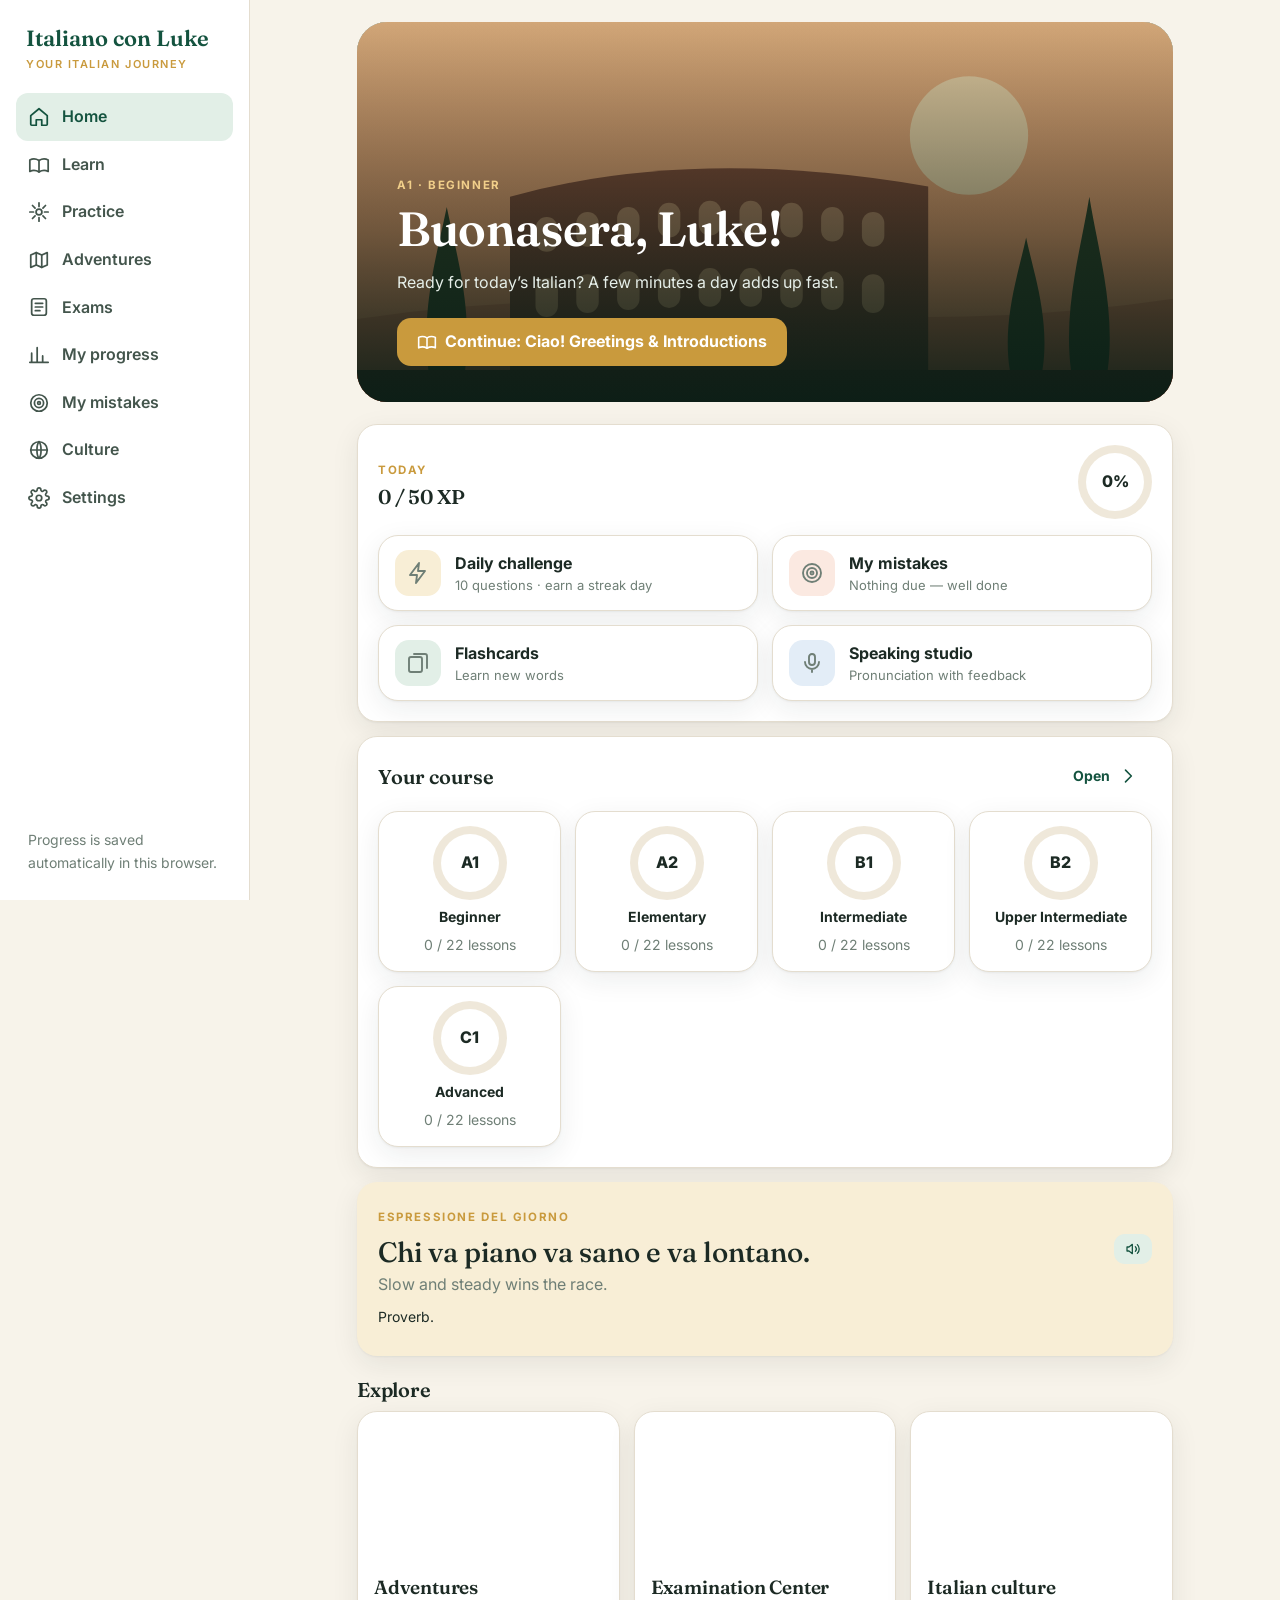
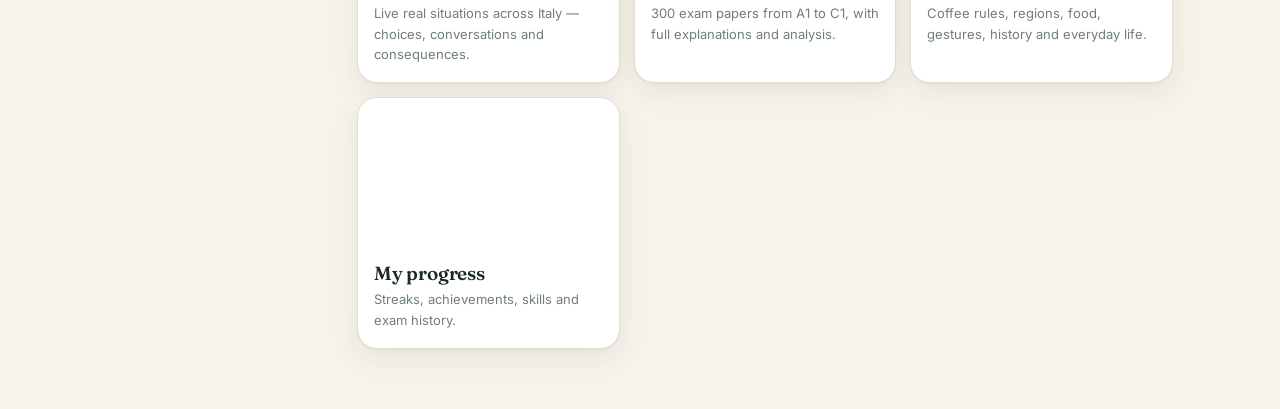
<file: index.html>
<!doctype html>
<html lang="en">
<head>
<meta charset="utf-8">
<meta name="viewport" content="width=device-width,initial-scale=1,viewport-fit=cover">
<meta name="theme-color" content="#14533f" media="(prefers-color-scheme: light)">
<meta name="theme-color" content="#121815" media="(prefers-color-scheme: dark)">
<meta name="description" content="Italiano con Luke — a complete Italian course from A1 to C1 with lessons, 300 exams, adventures, speaking practice and smart review.">
<meta name="apple-mobile-web-app-capable" content="yes">
<meta name="mobile-web-app-capable" content="yes">
<meta name="apple-mobile-web-app-title" content="Italiano">
<meta name="apple-mobile-web-app-status-bar-style" content="default">
<title>Italiano con Luke — Your Italian Journey</title>
<link rel="manifest" href="manifest.webmanifest">
<link rel="icon" href="img/icon.svg" type="image/svg+xml">
<link rel="apple-touch-icon" href="img/icon-180.png">
<link rel="preconnect" href="https://fonts.googleapis.com">
<link rel="preconnect" href="https://fonts.gstatic.com" crossorigin>
<link rel="preconnect" href="https://images.unsplash.com" crossorigin>
<link href="https://fonts.googleapis.com/css2?family=Fraunces:opsz,wght@9..144,500;9..144,600&family=Inter:wght@400;500;600;700;800&display=swap" rel="stylesheet">
<link rel="stylesheet" href="css/app.css?v=7">
</head>
<body>
<div class="shell">
  <nav class="side" id="side" aria-label="Main"></nav>
  <main id="app" aria-live="polite"><div class="loading"><div style="text-align:center"><div style="font:600 30px var(--serif);color:var(--green)">Italiano con Luke</div><p>Caricamento… loading your Italian journey</p></div></div></main>
</div>
<nav class="tabs" id="nav" aria-label="Tabs"></nav>
<div class="toast" id="toast" role="status" aria-live="polite"></div>
<noscript><div style="padding:24px;font-family:sans-serif">Italiano con Luke needs JavaScript enabled.</div></noscript>
<script>
/* show a friendly message instead of a blank screen if a script fails to load */
window.addEventListener('error', function (e) {
  if (e && e.target && e.target.tagName === 'SCRIPT') {
    var a = document.getElementById('app');
    if (a) a.innerHTML = '<div style="padding:28px;max-width:520px;margin:auto;font-family:sans-serif"><h2>Couldn’t load part of the app</h2><p>Please check your connection and reload. Your saved progress is safe.</p><button onclick="location.reload()" style="padding:12px 18px;border-radius:12px;border:0;background:#14533f;color:#fff;font-weight:700">Reload</button></div>';
  }
}, true);
</script>
<script src="js/content/lessons-a1.js?v=7" defer></script>
<script src="js/content/lessons-a2.js?v=7" defer></script>
<script src="js/content/lessons-b1.js?v=7" defer></script>
<script src="js/content/lessons-b2.js?v=7" defer></script>
<script src="js/content/lessons-c1.js?v=7" defer></script>
<script src="js/content/vocab.js?v=7" defer></script>
<script src="js/content/reading.js?v=7" defer></script>
<script src="js/content/practical.js?v=7" defer></script>
<script src="js/content/adventures.js?v=7" defer></script>
<script src="js/content/culture.js?v=7" defer></script>
<script src="js/app/core.js?v=7" defer></script>
<script src="js/app/gen.js?v=7" defer></script>
<script src="js/app/quiz.js?v=7" defer></script>
<script src="js/app/views-main.js?v=7" defer></script>
<script src="js/app/views-practice.js?v=7" defer></script>
<script src="js/app/exams.js?v=7" defer></script>
<script src="js/app/views-adv.js?v=7" defer></script>
<script src="js/app/app.js?v=7" defer></script>
</body>
</html>
</file>
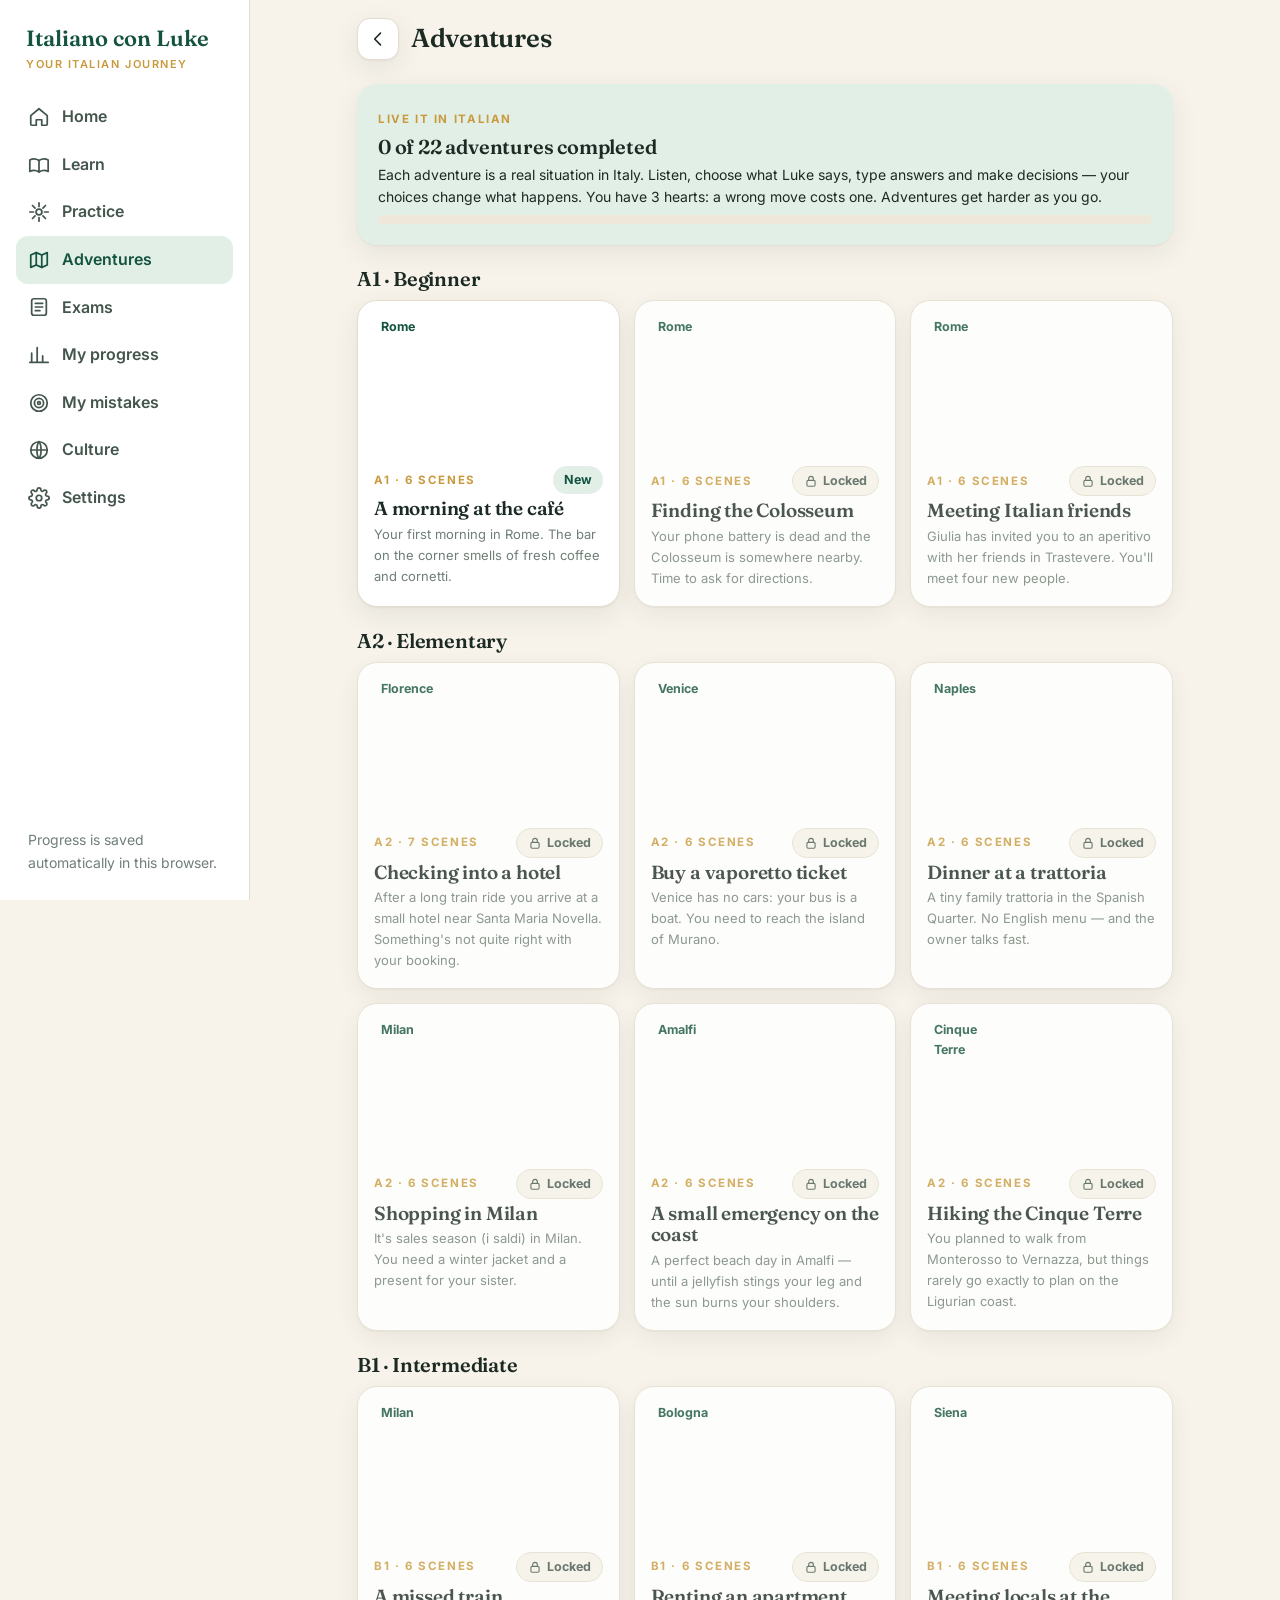
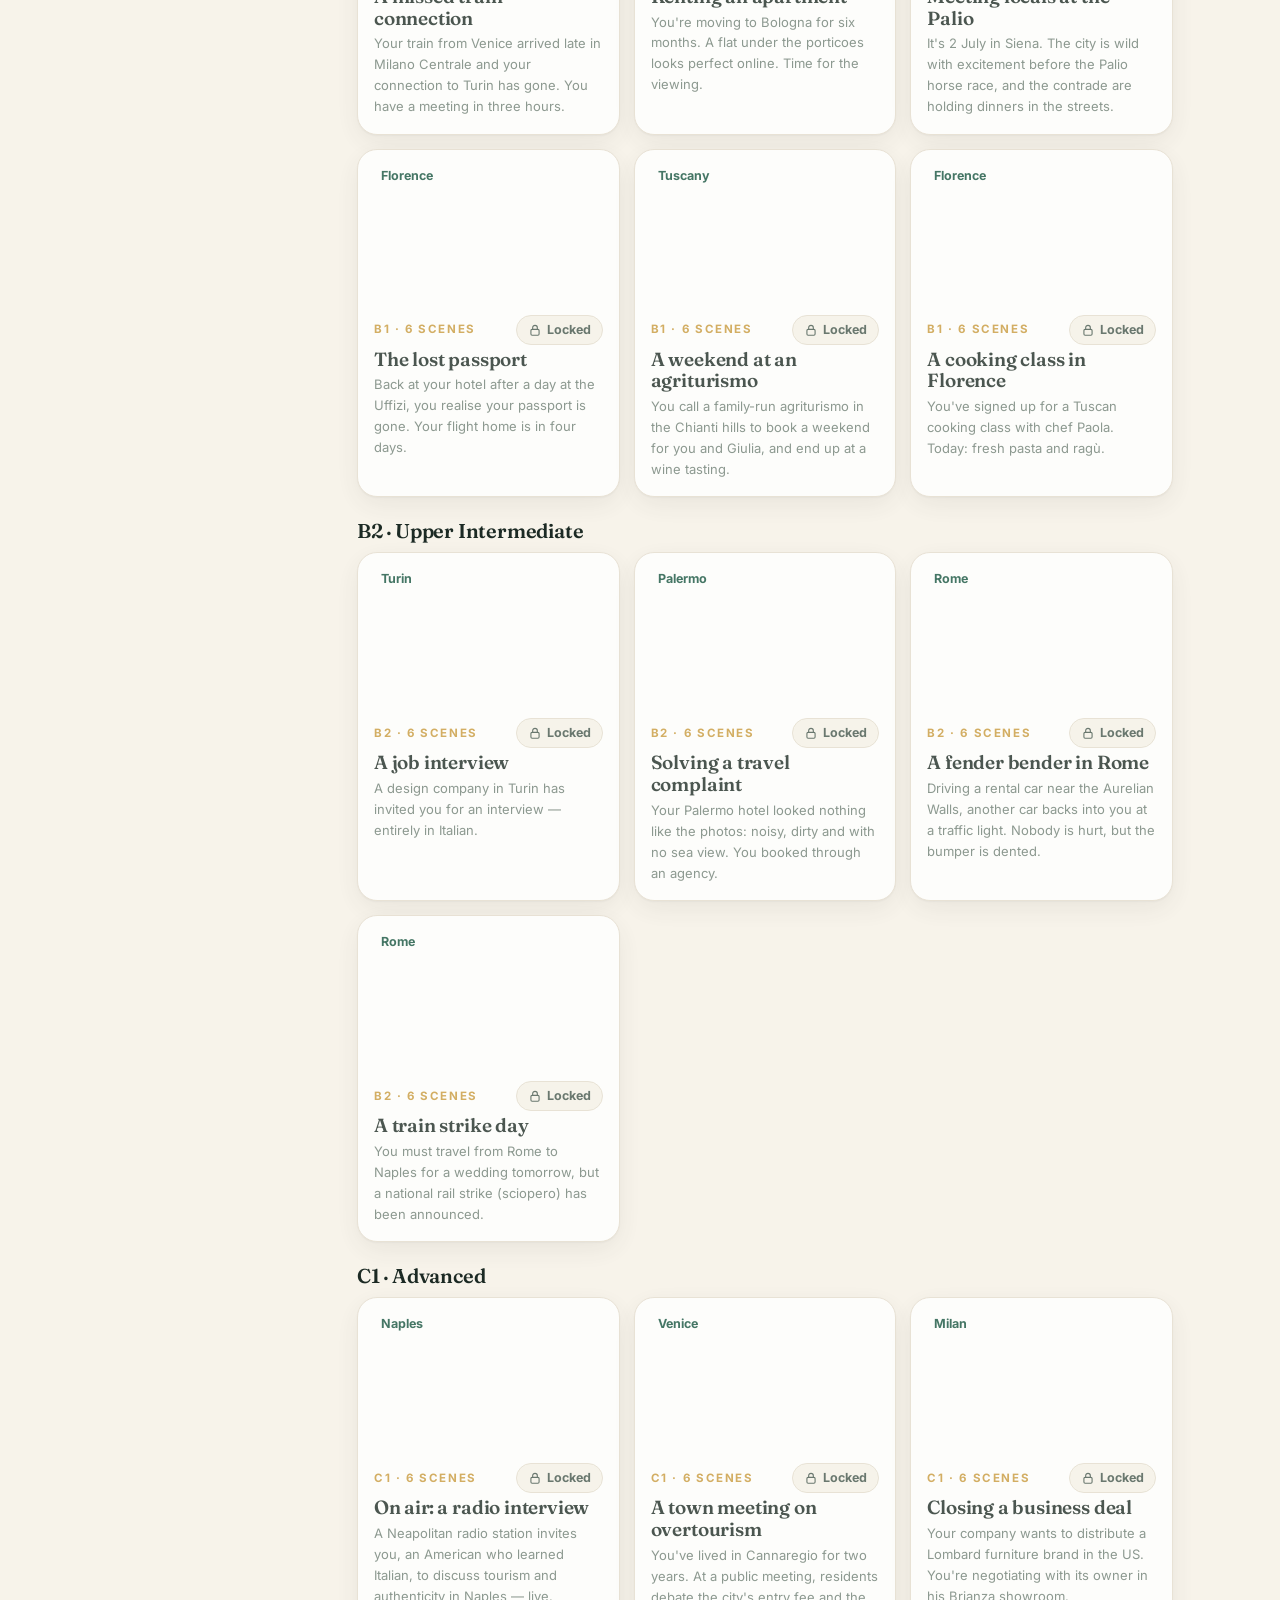
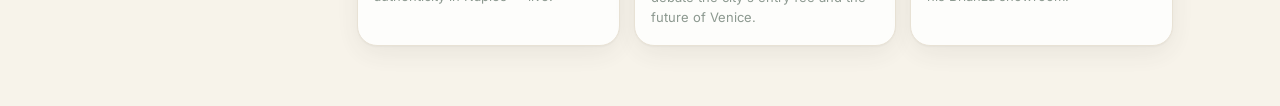
<file: italy-adventures-06.html>
<!doctype html>
<html lang="en"><head><meta charset="utf-8"><meta name="viewport" content="width=device-width,initial-scale=1">
<title>Italiano con Luke</title>
<meta http-equiv="refresh" content="0; url=index.html#/adventures">
<script>location.replace('index.html#/adventures');</script>
</head><body style="font-family:sans-serif;padding:24px"><p>Italiano con Luke has moved to the new version. <a href="index.html#/adventures">Continue to the app →</a></p></body></html>
</file>
<file: css/app.css>
/* Italiano con Luke — design system */
:root{
  --bg:#f7f3ea; --bg2:#efe8da; --card:#ffffff; --ink:#1c2a24; --ink2:#43554c; --muted:#6f7f76;
  --line:#e4ddcf; --line2:#d6cdbb;
  --green:#14533f; --green2:#1d6b52; --green-soft:#e2efe7; --green-ink:#0f3d2e;
  --terra:#c25a3a; --terra-soft:#fbe9e1; --gold:#c99a3d; --gold-soft:#f8eed6;
  --blue:#2c5d8a; --blue-soft:#e3edf7;
  --ok:#1f7a55; --ok-soft:#e1f3e9; --bad:#b4442b; --bad-soft:#fbe6df;
  --shadow:0 1px 2px rgba(28,42,36,.05),0 8px 28px rgba(28,42,36,.08);
  --shadow-lg:0 2px 6px rgba(28,42,36,.06),0 18px 48px rgba(28,42,36,.14);
  --r:20px; --r-sm:14px;
  --serif:"Fraunces","Iowan Old Style","Palatino Linotype",Georgia,serif;
  --sans:"Inter",-apple-system,BlinkMacSystemFont,"Segoe UI",Roboto,Helvetica,Arial,sans-serif;
  --nav-h:68px;
  color-scheme:light;
}
@media (prefers-color-scheme:dark){
  :root:not([data-theme="light"]){
    --bg:#121815; --bg2:#18201c; --card:#1d2621; --ink:#eef2ee; --ink2:#c9d3cc; --muted:#94a39a;
    --line:#2b3630; --line2:#37443d;
    --green:#5fbf95; --green2:#7dd3ad; --green-soft:#1f3a2f; --green-ink:#dff3ea;
    --terra:#e98b6b; --terra-soft:#3b2620; --gold:#e2b960; --gold-soft:#372f1d;
    --blue:#8bb8e3; --blue-soft:#1d2c3b;
    --ok:#6fd3a2; --ok-soft:#1b3a2c; --bad:#f08f74; --bad-soft:#3d231c;
    --shadow:0 1px 2px rgba(0,0,0,.3),0 8px 28px rgba(0,0,0,.25);
    --shadow-lg:0 2px 6px rgba(0,0,0,.3),0 18px 48px rgba(0,0,0,.4);
    color-scheme:dark;
  }
}
:root[data-theme="dark"]{
  --bg:#121815; --bg2:#18201c; --card:#1d2621; --ink:#eef2ee; --ink2:#c9d3cc; --muted:#94a39a;
  --line:#2b3630; --line2:#37443d;
  --green:#5fbf95; --green2:#7dd3ad; --green-soft:#1f3a2f; --green-ink:#dff3ea;
  --terra:#e98b6b; --terra-soft:#3b2620; --gold:#e2b960; --gold-soft:#372f1d;
  --blue:#8bb8e3; --blue-soft:#1d2c3b;
  --ok:#6fd3a2; --ok-soft:#1b3a2c; --bad:#f08f74; --bad-soft:#3d231c;
  --shadow:0 1px 2px rgba(0,0,0,.3),0 8px 28px rgba(0,0,0,.25);
  --shadow-lg:0 2px 6px rgba(0,0,0,.3),0 18px 48px rgba(0,0,0,.4);
  color-scheme:dark;
}
*{box-sizing:border-box}
html{-webkit-text-size-adjust:100%;text-size-adjust:100%}
body{margin:0;background:var(--bg);color:var(--ink);font:16px/1.6 var(--sans);-webkit-font-smoothing:antialiased;overflow-x:hidden}
button,input,select,textarea{font:inherit;color:inherit}
button{cursor:pointer;-webkit-tap-highlight-color:transparent}
a{color:var(--green)}
img{max-width:100%}
:focus-visible{outline:3px solid var(--gold);outline-offset:2px}
.sr{position:absolute;width:1px;height:1px;overflow:hidden;clip:rect(0 0 0 0)}

/* Shell */
.shell{display:flex;min-height:100vh}
.side{display:none}
#app{flex:1;min-width:0;padding:0 16px calc(var(--nav-h) + 28px + env(safe-area-inset-bottom));max-width:880px;margin:0 auto;width:100%}
.view{animation:fade .28s ease both}
@keyframes fade{from{opacity:0;transform:translateY(6px)}to{opacity:1;transform:none}}
@media (prefers-reduced-motion:reduce){.view,.pop,.card{animation:none!important;transition:none!important}}

.tabs{position:fixed;left:0;right:0;bottom:0;z-index:20;display:flex;justify-content:space-around;background:var(--card);background:color-mix(in srgb,var(--card) 92%,transparent);backdrop-filter:saturate(1.4) blur(14px);-webkit-backdrop-filter:saturate(1.4) blur(14px);border-top:1px solid var(--line);padding:6px 4px calc(6px + env(safe-area-inset-bottom))}
.tabs button{flex:1;max-width:120px;background:none;border:0;padding:6px 2px;color:var(--muted);font-size:11.5px;font-weight:600;display:flex;flex-direction:column;align-items:center;gap:2px;border-radius:12px}
.tabs button svg{width:24px;height:24px}
.tabs button.on{color:var(--green)}
.tabs button.on svg{transform:translateY(-1px)}
@media (min-width:980px){
  .tabs{display:none}
  .side{display:flex;flex-direction:column;position:sticky;top:0;height:100vh;width:250px;flex:none;padding:26px 16px;border-right:1px solid var(--line);background:var(--card)}
  .side .brand{font:600 22px/1.15 var(--serif);color:var(--green);padding:0 10px 22px}
  .side .brand small{display:block;font:600 11px var(--sans);letter-spacing:.14em;text-transform:uppercase;color:var(--gold);margin-top:6px}
  .side button{display:flex;align-items:center;gap:12px;width:100%;background:none;border:0;padding:11px 12px;border-radius:12px;color:var(--ink2);font-weight:600;text-align:left}
  .side button svg{width:22px;height:22px}
  .side button:hover{background:var(--bg)}
  .side button.on{background:var(--green-soft);color:var(--green)}
  .side .spacer{flex:1}
  #app{padding:0 32px 60px}
}

/* Typography */
h1,h2,h3{font-family:var(--serif);font-weight:600;letter-spacing:-.01em;line-height:1.15;margin:0}
h1{font-size:clamp(32px,7vw,48px)}
h2{font-size:clamp(23px,4.6vw,30px)}
h3{font-size:20px}
p{margin:.5em 0}
.muted{color:var(--muted)}
.small{font-size:14px}
.eyebrow{font:700 11.5px/1.3 var(--sans);letter-spacing:.14em;text-transform:uppercase;color:var(--gold)}
.it{font-family:var(--serif);font-size:20px;font-weight:500;line-height:1.45}
.it-lg{font-family:var(--serif);font-size:clamp(22px,5vw,28px);font-weight:500;line-height:1.35}
.en{color:var(--muted);font-size:15px}
b,strong{font-weight:700}

/* Top bar */
.topbar{display:flex;align-items:center;gap:12px;padding:18px 0 10px;position:sticky;top:0;z-index:10;background:linear-gradient(var(--bg) 78%,transparent)}
.topbar h2{font-size:clamp(20px,4.6vw,26px);flex:1;min-width:0;overflow-wrap:anywhere}
.iconbtn{width:42px;height:42px;flex:none;border-radius:13px;border:1px solid var(--line);background:var(--card);display:grid;place-items:center;color:var(--ink);box-shadow:var(--shadow)}
.iconbtn svg{width:20px;height:20px}

/* Hero */
.hero{position:relative;margin:0 -16px 18px;min-height:340px;border-radius:0 0 30px 30px;overflow:hidden;color:#fff;display:flex;flex-direction:column;justify-content:flex-end;padding:72px 22px 26px;background:#0f3d2e}
.hero .bgimg{position:absolute;inset:0}
.hero::after{content:"";position:absolute;inset:0;background:linear-gradient(180deg,rgba(8,30,22,.15) 0%,rgba(8,30,22,.55) 55%,rgba(8,30,22,.92) 100%)}
.hero>*:not(.bgimg){position:relative;z-index:1}
.hero h1{color:#fff;margin:8px 0 6px}
.hero p{color:#e6efe9;max-width:560px}
.hero .eyebrow{color:#f1cf8a}
@media (min-width:980px){.hero{margin:22px 0 22px;border-radius:30px;min-height:380px;padding:60px 40px 36px}}

/* Photo with illustrated fallback */
.ph{position:relative;overflow:hidden;background:#cfd8cf center/cover no-repeat}
.ph img{position:absolute;inset:0;width:100%;height:100%;object-fit:cover;opacity:0;transition:opacity .5s ease}
.ph img.ld{opacity:1}
.ph-rome{background-image:url(../img/rome.svg)}
.ph-venice{background-image:url(../img/venice.svg)}
.ph-florence,.ph-tuscany,.ph-bologna,.ph-siena{background-image:url(../img/florence.svg)}
.ph-milan,.ph-turin{background-image:url(../img/milan.svg)}
.ph-amalfi,.ph-naples,.ph-cinque,.ph-sicily{background-image:url(../img/coast.svg)}
.ph-generic{background-image:url(../img/coast.svg)}

/* Cards */
.card{background:var(--card);border:1px solid var(--line);border-radius:var(--r);padding:20px;margin:14px 0;box-shadow:var(--shadow)}
.card.flat{box-shadow:none}
.card.tint{background:var(--green-soft);border-color:transparent}
.card.gold{background:var(--gold-soft);border-color:transparent}
.card.terra{background:var(--terra-soft);border-color:transparent}
.card h2+p,.card h3+p{margin-top:6px}
.card .eyebrow+h2,.card .eyebrow+h3{margin-top:6px}
.grid{display:grid;gap:14px}
.g2{grid-template-columns:repeat(auto-fill,minmax(250px,1fr))}
.g3{grid-template-columns:repeat(auto-fill,minmax(200px,1fr))}
.g4{grid-template-columns:repeat(auto-fill,minmax(150px,1fr))}
.g2>.card,.g3>.card,.g4>.card{margin:0}
.row{display:flex;align-items:center;gap:10px;flex-wrap:wrap}
.between{justify-content:space-between}
.stack>*+*{margin-top:10px}
.mt{margin-top:16px}.mt0{margin-top:0}.mb0{margin-bottom:0}

/* Tiles */
.tile{display:flex;flex-direction:column;text-align:left;border:1px solid var(--line);background:var(--card);border-radius:var(--r);padding:0;overflow:hidden;box-shadow:var(--shadow);transition:transform .18s ease,box-shadow .18s ease;color:var(--ink);width:100%}
.tile:hover{transform:translateY(-2px);box-shadow:var(--shadow-lg)}
.tile:active{transform:translateY(0) scale(.99)}
.tile .ph{height:150px}
.tile .tb{padding:15px 16px 17px;display:flex;flex-direction:column;gap:4px;flex:1}
.tile h3{font-size:19px}
.tile .meta{font-size:13px;color:var(--muted)}
.tile.mini{flex-direction:row;align-items:center;gap:14px;padding:14px 16px}
.tile.mini .ic{width:46px;height:46px;border-radius:14px;display:grid;place-items:center;flex:none;font-size:22px}
.tile.mini .ic svg{width:24px;height:24px}
.tile.mini b{display:block;font-size:16px}
.tile.mini span{font-size:13px;color:var(--muted);line-height:1.35;display:block}
.ic.g{background:var(--green-soft);color:var(--green)}
.ic.t{background:var(--terra-soft);color:var(--terra)}
.ic.y{background:var(--gold-soft);color:var(--gold)}
.ic.b{background:var(--blue-soft);color:var(--blue)}

/* Lesson list */
.lrow{display:flex;align-items:center;gap:14px;width:100%;text-align:left;background:var(--card);border:1px solid var(--line);border-radius:16px;padding:13px 14px;margin:9px 0;color:var(--ink);transition:border-color .15s,transform .15s}
.lrow:hover{border-color:var(--line2);transform:translateX(2px)}
.lrow .n{width:44px;height:44px;flex:none;border-radius:13px;background:var(--bg);display:grid;place-items:center;font-weight:800;color:var(--green);font-size:15px}
.lrow.done .n{background:var(--green);color:#fff}
.lrow .tx{flex:1;min-width:0}
.lrow .tx b{display:block;line-height:1.3}
.lrow .tx small{display:block;color:var(--muted);font-size:13.5px;line-height:1.35;margin-top:2px}
.lrow .chev{color:var(--muted);flex:none}

/* Level selector */
.levels{display:grid;grid-template-columns:repeat(5,1fr);gap:8px;margin:14px 0}
.levels.six{grid-template-columns:repeat(6,1fr)}
.levels button{border:1px solid var(--line);background:var(--card);border-radius:14px;padding:10px 2px;font-weight:800;color:var(--green);display:flex;flex-direction:column;align-items:center;line-height:1.1}
.levels button small{font-weight:600;font-size:10.5px;color:var(--muted);margin-top:3px}
.levels button.on{background:var(--green);color:#fff;border-color:var(--green)}
.levels button.on small{color:#d7eee3}
@media (max-width:380px){.levels button small{display:none}}

/* Buttons */
.btn{display:inline-flex;align-items:center;justify-content:center;gap:8px;border:0;border-radius:14px;padding:13px 20px;background:var(--green);color:#fff;font-weight:700;font-size:16px;line-height:1.2;min-height:48px;transition:filter .15s,transform .1s;text-decoration:none}
:root[data-theme="dark"] .btn:not(.ghost):not(.soft):not(.line){color:#0d1a14}
@media (prefers-color-scheme:dark){:root:not([data-theme="light"]) .btn:not(.ghost):not(.soft):not(.line){color:#0d1a14}}
.btn:hover{filter:brightness(1.07)}
.btn:active{transform:scale(.98)}
.btn:disabled{opacity:.45;cursor:not-allowed;transform:none}
.btn.full{width:100%}
.btn.soft{background:var(--green-soft);color:var(--green)}
.btn.line{background:transparent;border:1.5px solid var(--line2);color:var(--ink)}
.btn.ghost{background:transparent;color:var(--green);padding:10px 12px}
.btn.terra{background:var(--terra)}
.btn.gold{background:var(--gold)}
.btn.sm{min-height:38px;padding:8px 14px;font-size:14px;border-radius:11px}
.btns{display:flex;gap:10px;flex-wrap:wrap;margin-top:14px}
.btns .btn{flex:1 1 160px}
.sound{display:inline-flex;align-items:center;gap:6px;border:0;background:var(--green-soft);color:var(--green);border-radius:11px;padding:7px 11px;font-weight:700;font-size:13.5px;flex:none}
.sound svg{width:16px;height:16px}
.sound.slow{background:var(--gold-soft);color:var(--gold)}
.sound.playing{animation:pulse 1s infinite}
@keyframes pulse{50%{opacity:.55}}

/* Pills & progress */
.pill{display:inline-flex;align-items:center;gap:5px;border-radius:999px;padding:4px 11px;font-size:12.5px;font-weight:700;background:var(--green-soft);color:var(--green)}
.pill.t{background:var(--terra-soft);color:var(--terra)}
.pill.y{background:var(--gold-soft);color:var(--gold)}
.pill.b{background:var(--blue-soft);color:var(--blue)}
.pill.n{background:var(--bg);color:var(--ink2);border:1px solid var(--line)}
.bar{height:9px;border-radius:99px;background:var(--bg2);overflow:hidden}
.bar>div{height:100%;border-radius:99px;background:linear-gradient(90deg,var(--green2),var(--green));transition:width .5s ease}
.bar.gold>div{background:linear-gradient(90deg,#e0b65c,var(--gold))}
.ring{--p:0;width:74px;height:74px;border-radius:50%;background:conic-gradient(var(--green) calc(var(--p)*1%),var(--bg2) 0);display:grid;place-items:center;flex:none}
.ring>span{width:58px;height:58px;border-radius:50%;background:var(--card);display:grid;place-items:center;font-weight:800;font-size:16px}
.stat{display:flex;flex-direction:column;gap:2px}
.stat b{font:600 28px/1.1 var(--serif);color:var(--green)}
.stat span{font-size:13px;color:var(--muted)}

/* Lesson content */
.teach h3{margin:4px 0 8px;font-size:19px}
.teach p{color:var(--ink2);line-height:1.75}
.teach .blk+.blk{margin-top:18px;padding-top:16px;border-top:1px dashed var(--line)}
.goal{display:flex;gap:12px;align-items:flex-start;background:var(--gold-soft);border-radius:16px;padding:14px 16px;margin:12px 0}
.goal svg{flex:none;width:22px;height:22px;color:var(--gold);margin-top:2px}
.tablewrap{overflow-x:auto;margin:12px -4px 0;-webkit-overflow-scrolling:touch}
table.t{border-collapse:separate;border-spacing:0;width:100%;font-size:15px;min-width:300px}
table.t caption{text-align:left;font-weight:700;padding:0 4px 8px;color:var(--ink2)}
table.t th{background:var(--green);color:#fff;text-align:left;padding:9px 11px;font-size:13px;letter-spacing:.02em}
:root[data-theme="dark"] table.t th{color:#0d1a14}
@media (prefers-color-scheme:dark){:root:not([data-theme="light"]) table.t th{color:#0d1a14}}
table.t th:first-child{border-top-left-radius:12px}
table.t th:last-child{border-top-right-radius:12px}
table.t td{padding:9px 11px;border-bottom:1px solid var(--line);vertical-align:top}
table.t tr:nth-child(even) td{background:var(--bg)}
.exrow{display:flex;gap:12px;align-items:flex-start;padding:13px 0;border-bottom:1px solid var(--line)}
.exrow:last-child{border-bottom:0}
.exrow .tx{flex:1;min-width:0}
.exrow .acts{display:flex;gap:6px;flex-direction:column}
.mistake{border-radius:14px;padding:12px 14px;background:var(--bg);margin:10px 0}
.mistake .w{color:var(--bad);text-decoration:line-through;text-decoration-thickness:1.5px}
.mistake .r{color:var(--ok);font-weight:700}
.dia{display:flex;flex-direction:column;gap:10px}
.bub{max-width:88%;padding:11px 14px;border-radius:18px;background:var(--bg);border:1px solid var(--line)}
.bub.me{align-self:flex-end;background:var(--green-soft);border-color:transparent}
.bub .who{font-size:12px;font-weight:800;color:var(--gold);text-transform:uppercase;letter-spacing:.08em}
.vgrid{display:grid;grid-template-columns:repeat(auto-fill,minmax(210px,1fr));gap:8px}
.vitem{display:flex;align-items:center;gap:8px;justify-content:space-between;padding:10px 12px;border-radius:12px;background:var(--bg);border:0;text-align:left;color:var(--ink);width:100%}
.vitem b{font-family:var(--serif);font-weight:600;font-size:16.5px}
.vitem span{display:block;font-size:13px;color:var(--muted)}
.steps{display:flex;gap:6px;margin:6px 0 2px}
.steps i{flex:1;height:5px;border-radius:9px;background:var(--bg2)}
.steps i.on{background:var(--green)}

/* Quiz */
.qhead{display:flex;align-items:center;gap:12px;margin:6px 0 4px}
.qhead .bar{flex:1}
.qcard{background:var(--card);border:1px solid var(--line);border-radius:24px;padding:22px 18px;margin:14px 0;box-shadow:var(--shadow)}
.qkind{font-size:12px;font-weight:800;letter-spacing:.1em;text-transform:uppercase;color:var(--terra)}
.qprompt{font:500 clamp(20px,4.8vw,25px)/1.4 var(--serif);margin:10px 0 6px;overflow-wrap:anywhere}
.qsub{color:var(--muted);font-size:15px}
.passage{background:var(--bg);border-radius:16px;padding:14px 16px;margin:12px 0;font-family:var(--serif);font-size:17px;line-height:1.7;max-height:46vh;overflow:auto;white-space:pre-line}
.opts{display:flex;flex-direction:column;gap:10px;margin-top:14px}
.opt{display:flex;align-items:center;gap:12px;text-align:left;width:100%;border:1.5px solid var(--line2);background:var(--card);border-radius:16px;padding:14px 15px;font-size:16.5px;line-height:1.4;color:var(--ink);transition:border-color .12s,background .12s,transform .1s;min-height:54px}
.opt .k{width:28px;height:28px;flex:none;border-radius:9px;border:1.5px solid var(--line2);display:grid;place-items:center;font-size:13px;font-weight:800;color:var(--muted)}
.opt:hover:not(:disabled){border-color:var(--green2)}
.opt.sel{border-color:var(--blue);background:var(--blue-soft)}
.opt.sel .k{background:var(--blue);border-color:var(--blue);color:#fff}
.opt.ok{border-color:var(--ok);background:var(--ok-soft)}
.opt.ok .k{background:var(--ok);border-color:var(--ok);color:#fff}
.opt.no{border-color:var(--bad);background:var(--bad-soft)}
.opt.no .k{background:var(--bad);border-color:var(--bad);color:#fff}
.opt:disabled{cursor:default}
.opt.dim{opacity:.6}
.fb{border-radius:18px;padding:15px 16px;margin-top:14px;animation:fade .25s ease}
.fb.ok{background:var(--ok-soft)}
.fb.no{background:var(--bad-soft)}
.fb h4{margin:0 0 4px;font-size:17px;display:flex;align-items:center;gap:8px}
.fb.ok h4{color:var(--ok)}
.fb.no h4{color:var(--bad)}
.fb p{margin:6px 0 0}
.tinput{width:100%;border:1.5px solid var(--line2);border-radius:14px;padding:14px;font-size:18px;background:var(--card);margin-top:14px}
.tinput:focus{border-color:var(--green2);outline:none}
.tinput.ok{border-color:var(--ok);background:var(--ok-soft)}
.tinput.no{border-color:var(--bad);background:var(--bad-soft)}
.accents{display:flex;gap:6px;flex-wrap:wrap;margin-top:8px}
.accents button{border:1px solid var(--line2);background:var(--card);border-radius:10px;min-width:40px;height:38px;font-size:17px}
.wbank,.wline{display:flex;flex-wrap:wrap;gap:8px;min-height:52px;margin-top:12px}
.wline{border-bottom:2px dashed var(--line2);padding:6px 0 10px}
.word{border:1.5px solid var(--line2);background:var(--card);border-radius:12px;padding:9px 13px;font-size:17px;font-family:var(--serif);box-shadow:0 2px 0 var(--line2)}
.word.used{visibility:hidden}
.qfoot{position:sticky;bottom:calc(var(--nav-h) + env(safe-area-inset-bottom));padding:10px 0;background:linear-gradient(transparent,var(--bg) 30%)}
@media (min-width:980px){.qfoot{bottom:0}}

/* Flashcards */
.flash{perspective:1200px;margin:16px 0}
.flash .in{position:relative;min-height:260px;transition:transform .5s cubic-bezier(.2,.8,.2,1);transform-style:preserve-3d}
.flash.flip .in{transform:rotateY(180deg)}
.flash .face{position:absolute;inset:0;backface-visibility:hidden;-webkit-backface-visibility:hidden;border-radius:26px;background:var(--card);border:1px solid var(--line);box-shadow:var(--shadow-lg);display:flex;flex-direction:column;align-items:center;justify-content:center;padding:24px;text-align:center;gap:10px}
.flash .back{transform:rotateY(180deg);background:var(--green-soft)}
.flash .word-it{font:600 clamp(28px,7vw,40px)/1.2 var(--serif)}
.rate{display:grid;grid-template-columns:repeat(4,1fr);gap:8px}
.rate button{border:0;border-radius:14px;padding:11px 4px;font-weight:800;font-size:14px;display:flex;flex-direction:column;align-items:center;gap:2px}
.rate button small{font-weight:600;font-size:11px;opacity:.8}
.r0{background:var(--bad-soft);color:var(--bad)}.r1{background:var(--gold-soft);color:var(--gold)}.r2{background:var(--ok-soft);color:var(--ok)}.r3{background:var(--blue-soft);color:var(--blue)}

/* Adventures */
.scene{position:relative;border-radius:24px;overflow:hidden;margin:12px 0;min-height:190px;display:flex;align-items:flex-end;color:#fff}
.scene .ph{position:absolute;inset:0}
.scene::after{content:"";position:absolute;inset:0;background:linear-gradient(180deg,transparent 20%,rgba(10,20,16,.85))}
.scene .cap{position:relative;z-index:1;padding:16px 18px}
.scene .cap p{margin:0;color:#eef4ef}
.hearts{display:flex;gap:4px;font-size:18px}
.choice-note{font-size:13px;color:var(--muted)}

/* Speaking */
.mic{width:96px;height:96px;border-radius:50%;border:0;background:var(--terra);color:#fff;display:grid;place-items:center;margin:16px auto;box-shadow:0 10px 30px rgba(194,90,58,.35)}
.mic svg{width:40px;height:40px}
.mic.on{animation:ring 1.4s infinite}
@keyframes ring{0%{box-shadow:0 0 0 0 rgba(194,90,58,.45)}70%{box-shadow:0 0 0 22px rgba(194,90,58,0)}100%{box-shadow:0 0 0 0 rgba(194,90,58,0)}}
.heard{background:var(--bg);border-radius:14px;padding:12px 14px;min-height:50px;font-family:var(--serif);font-size:18px}
.wm{color:var(--ok);font-weight:700}.wx{color:var(--bad);text-decoration:underline wavy}

/* Misc */
.empty{text-align:center;padding:34px 18px}
.empty .big{font-size:46px}
.toast{position:fixed;left:50%;bottom:calc(var(--nav-h) + 18px + env(safe-area-inset-bottom));transform:translateX(-50%) translateY(20px);background:var(--ink);color:var(--bg);padding:12px 18px;border-radius:14px;font-weight:600;font-size:14.5px;opacity:0;transition:all .3s ease;z-index:50;max-width:92vw;box-shadow:var(--shadow-lg);pointer-events:none}
.toast.show{opacity:1;transform:translateX(-50%) translateY(0)}
.badge{display:flex;flex-direction:column;align-items:center;text-align:center;gap:6px;padding:16px 10px;border-radius:18px;background:var(--card);border:1px solid var(--line)}
.badge .em{font-size:34px;width:62px;height:62px;border-radius:50%;display:grid;place-items:center;background:var(--gold-soft)}
.badge.lock{opacity:.5;filter:grayscale(1)}
.badge b{font-size:14px;line-height:1.25}
.badge span{font-size:12px;color:var(--muted);line-height:1.3}
.cal{display:grid;grid-template-columns:repeat(7,1fr);gap:5px}
.cal i{aspect-ratio:1;border-radius:7px;background:var(--bg2)}
.cal i.l1{background:var(--green-soft);background:color-mix(in srgb,var(--green) 35%,var(--bg2))}
.cal i.l2{background:var(--green2);opacity:.75;background:color-mix(in srgb,var(--green) 65%,var(--bg2))}
.cal i.l3{background:var(--green)}
.cal i.today{outline:2px solid var(--gold)}
.skillbar{display:grid;grid-template-columns:110px 1fr 46px;gap:10px;align-items:center;margin:8px 0;font-size:14px}
.res-big{font:600 56px/1 var(--serif);color:var(--green)}
.review-item{border-left:4px solid var(--line2);padding:8px 12px;margin:12px 0;background:var(--bg);border-radius:0 12px 12px 0}
.review-item.ok{border-color:var(--ok)}
.review-item.no{border-color:var(--bad)}
details.fold{background:var(--bg);border-radius:14px;padding:12px 14px;margin:8px 0}
details.fold summary{cursor:pointer;font-weight:700;list-style:none}
details.fold summary::-webkit-details-marker{display:none}
details.fold summary::after{content:"+";float:right;color:var(--muted);font-weight:800}
details.fold[open] summary::after{content:"–"}
.kbd{font-family:ui-monospace,Menlo,monospace;font-size:13px;background:var(--bg);border:1px solid var(--line);padding:1px 6px;border-radius:6px}
.loading{display:grid;place-items:center;min-height:60vh;color:var(--muted)}
.notice{background:var(--blue-soft);color:var(--ink);border-radius:14px;padding:12px 14px;font-size:14.5px;margin:10px 0}
.seg{display:inline-flex;background:var(--bg2);border-radius:12px;padding:3px;gap:3px;flex-wrap:wrap}
.seg button{border:0;background:transparent;border-radius:9px;padding:7px 12px;font-weight:700;font-size:14px;color:var(--ink2)}
.seg button.on{background:var(--card);color:var(--green);box-shadow:var(--shadow)}
select.sel{border:1px solid var(--line2);background:var(--card);border-radius:12px;padding:10px;width:100%;font-size:15px}
.confetti{position:fixed;inset:0;pointer-events:none;z-index:60;overflow:hidden}
.confetti i{position:absolute;top:-12px;width:9px;height:14px;border-radius:2px;animation:fall 1.8s ease-in forwards}
@keyframes fall{to{transform:translateY(105vh) rotate(540deg);opacity:.2}}
.btn svg{width:20px;height:20px;flex:none}
.pill svg{width:14px;height:14px}
.tb .pill,.card>.pill{align-self:flex-start}
.fb h4 svg{width:20px;height:20px;flex:none}
.goal b{color:var(--ink)}
.lrow .n svg{width:20px;height:20px}
.hero .btns .btn{flex:0 1 auto}
</file>
